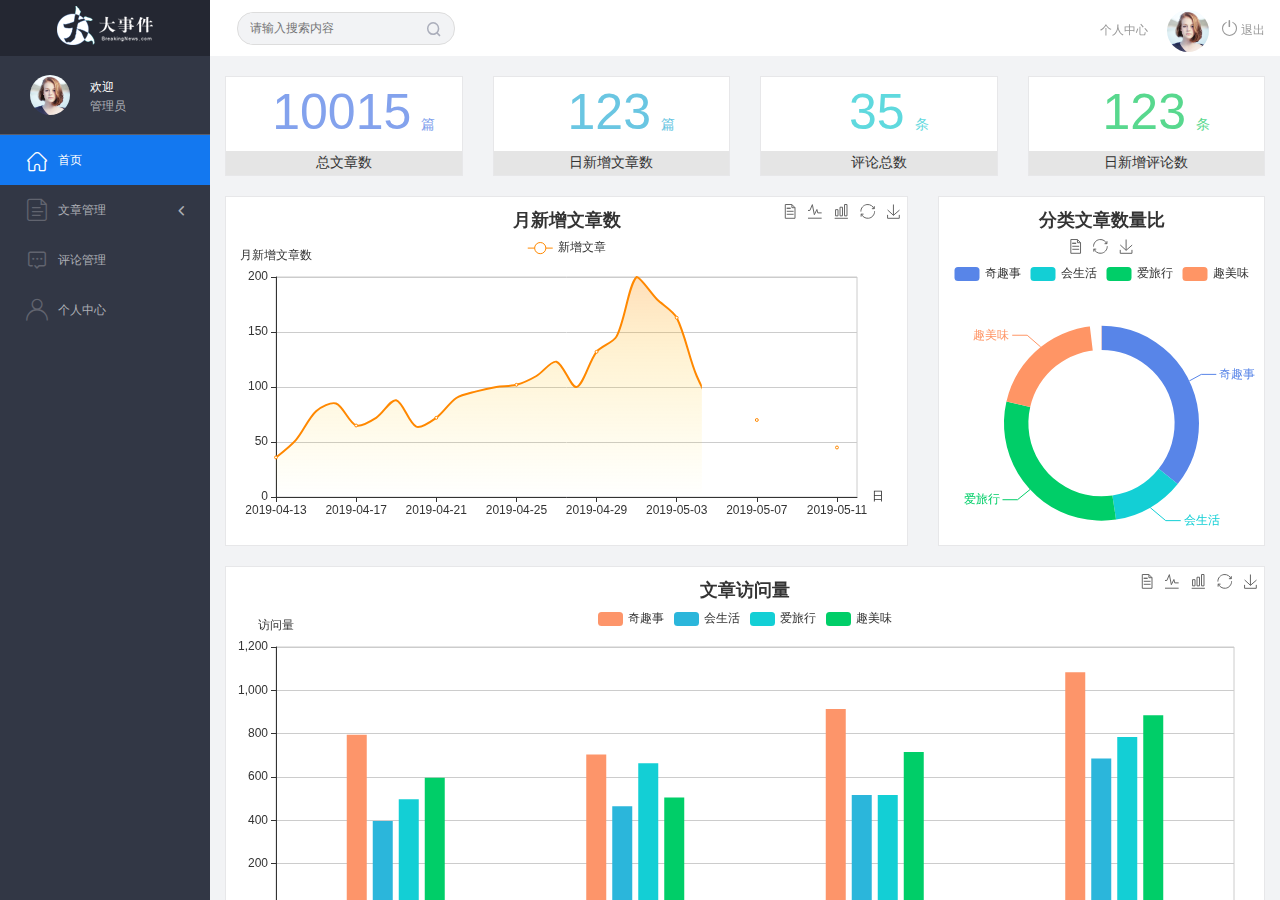
<file: web_back/index.html>
<!DOCTYPE html>
<html lang="en">

<head>
  <meta charset="UTF-8">
  <meta name="viewport" content="width=device-width, initial-scale=1.0">
  <meta http-equiv="X-UA-Compatible" content="ie=edge">
  <title>大事件-后台首页</title>
  <link rel="stylesheet" href="js/bootstrap/css/bootstrap.min.css">
  <link rel="stylesheet" href="css/reset.css">
  <link rel="stylesheet" href="css/iconfont.css">
  <link rel="stylesheet" href="css/main.css">
  <script src="js/jquery-1.12.4.min.js"></script>
</head>

<body>
  <div class="sider">
    <a href="#" class="logo"><img src="images/logo02.png" alt="logo"></a>
    <div class="user_info">
      <img class="userImg" src="images/2.jpg" alt="person">
      <span>欢迎&nbsp;&nbsp;<i id="userName"></i></span>
      <b>管理员</b>
    </div>
    <div class="menu">
      <div class="level01 active"><a href="main_count.html" target="main_frame"><i class="iconfont icon-yidiandiantubiao04"></i><span>首页</span></a></div>
      <div class="level01"><a href="#"><i class="iconfont icon-icon-article"></i><span>文章管理</span><b
                        class="iconfont icon-arrowdownl"></b></a></div>
      <ul class="level02">
        <li><a href="article_list.html" target="main_frame"><i class="iconfont icon-previewright"></i><span>文章列表</span></a></li>
        <li><a href="article_release.html" target="main_frame"><i class="iconfont icon-previewright"></i><span>发表文章</span></a></li>
        <li><a href="article_category.html" target="main_frame"><i class="iconfont icon-previewright"></i><span>文章类别管理</span></a></li>
      </ul>

      <div class="level01"><a href="comment_list.html" target="main_frame"><i class="iconfont icon-comment"></i><span>评论管理</span></a></div>
      <div class="level01"><a href="user.html" target="main_frame"><i class="iconfont icon-user"></i><span>个人中心</span></a></div>
    </div>
  </div>

  <div class="header_bar">
    <form class="search_form">
      <input type="text" placeholder="请输入搜索内容">
      <i class="iconfont icon-search"></i>
    </form>
    <div class="user_center_link">
      <a href="user.html" onclick="setMenu(3,0)" target="main_frame">个人中心</a>
      <img class="userImg" src="images/2.jpg" alt="person">
      <a href="javascript:;" id="btnLogout"><i class="iconfont icon-tuichu"></i> 退出</a>
    </div>
  </div>

  <div class="main" id="main_body">
    <iframe src="main_count.html" frameborder="0" id="main_frame" name="main_frame" frameborder="0" scrolling="auto"></iframe>
  </div>



  <script>
    var $level01 = $('.level01');
    var $subli = $('.level02 li')
    $level01.click(function() {
      $level01.not($(this)).removeClass('active');
      $(this).addClass('active');

      if ($(this).next().hasClass('level02')) {
        $(this).next().slideToggle();
        $(this).find('b').toggleClass('rotate0');
      } else {
        $subli.removeClass('active');
      }
    })

    $subli.click(function() {
      $subli.not($(this)).removeClass('active');
      $(this).addClass('active');

      if (!$(this).parent().prev().hasClass('active')) {
        $level01.removeClass('active');
        $(this).parent().prev().addClass('active');
      }
    })

    function resizeFrame() {
      var frame_w = $('#main_body').outerWidth();
      var frame_h = $('#main_body').outerHeight();
      $('#main_frame').css({
        'width': frame_w,
        'height': frame_h
      });
    }

    resizeFrame();

    $(window).resize(function() {
      resizeFrame();
    })


    function setMenu(m, n) {
      $level01.eq(m).addClass('active').siblings().not('.level02').removeClass('active');
      if (m != 1) {
        $('.level02').slideUp();
      } else {
        $('.level02').slideDown();
        $('.level02').children().eq(n).addClass('active').siblings().removeClass('active');
      }
    }
  </script>
  <!-- 引入user模块 -->
  <script src="./js/util/config.js"></script>
  <script src="./js/util/user.js"></script>
  <script>
    // 1.点击退出按钮退出
    $("#btnLogout").click(function() {
      // 用户退出
      user.logout().then(function(res) {
        // console.log(res);
        if (res.code === 200) {
          alert("退出成功")
          window.location.href = "./login.html"
        } else {
          alert(res.msg)
        }
      })
    })

    // 2.获取用户信息
    user.getInfo().then(function(res) {
      console.log(res);
      if (res.code === 200) {
        // 显示内容
        $("#userName").text(res.data.nickname)
        $(".userImg").attr("src", res.data.user_pic)
      }

    })
  </script>

</body>

</html>
</file>
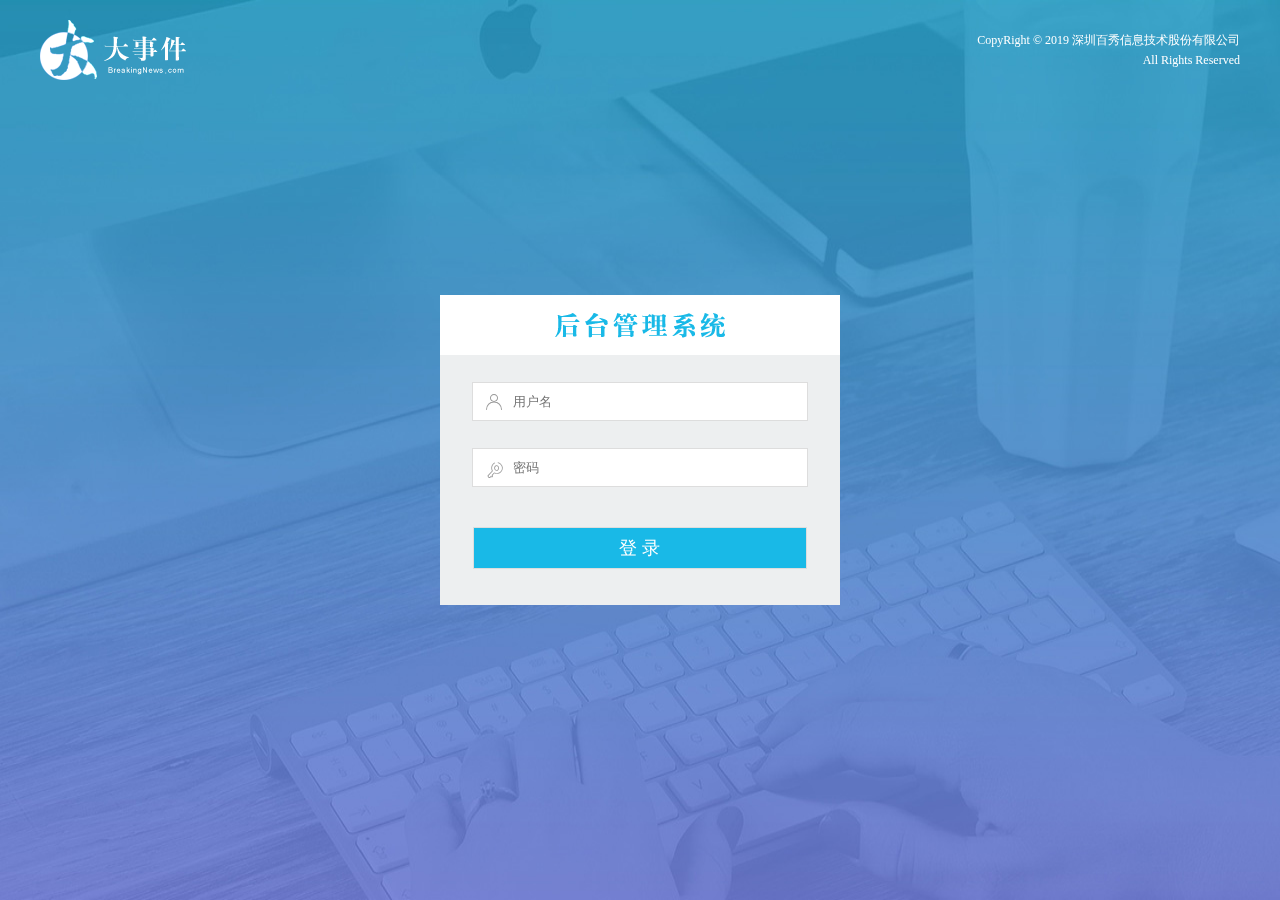
<file: web_back/login.html>
<!DOCTYPE html>
<html lang="en">

<head>
  <meta charset="UTF-8">
  <meta name="viewport" content="width=device-width, initial-scale=1.0">
  <meta http-equiv="X-UA-Compatible" content="ie=edge">
  <title>大事件-后台登录页</title>
  <link rel="stylesheet" type="text/css" href="css/reset.css">
  <link rel="stylesheet" type="text/css" href="css/iconfont.css">
  <link rel="stylesheet" type="text/css" href="css/main.css">
</head>

<body>
  <div class="main_wrap">
    <div class="header">
      <a href="#" class="logo"><img src="images/logo.png" alt=""></a>
      <div class="copyright">CopyRight © 2019 深圳百秀信息技术股份有限公司<br>All Rights Reserved</div>
    </div>

    <div class="login_form_con">
      <div class="login_title"></div>
      <form class="login_form">
        <i class="iconfont icon-user"></i>
        <i class="iconfont icon-key"></i>
        <input type="text" id="username" class="input_txt" placeholder="用户名">
        <input type="password" id="password" class="input_pass" placeholder="密码">
        <input type="button" id="btn" class="input_sub" value="登 录">
      </form>
    </div>
  </div>
</body>
<script src="./js/jquery-1.12.4.min.js"></script>
<!-- 引入地址文件 -->
<script src="./js/util/config.js"></script>
<!-- 引入user模块 -->
<script src="./js/util/user.js"></script>

<script>
  $("#btn").click(function() {
    // 1.获取输入的用户名和密码
    var name = $("#username").val().trim()
    var password = $("#password").val().trim()
      // 2.验证输入框信息
    if (name.length === 0 || password.length === 0) {
      alert("不能为空");
      return
    }
    user.login(name, password).then(function(res) {
      //   console.log(res);
      if (res.code === 200) {
        alert("登陆成功")
          // 页面跳转
        window.location.href = "./index.html"
      } else {
        alert(res.msg)
      }

    })

  })
</script>

</html>
</file>
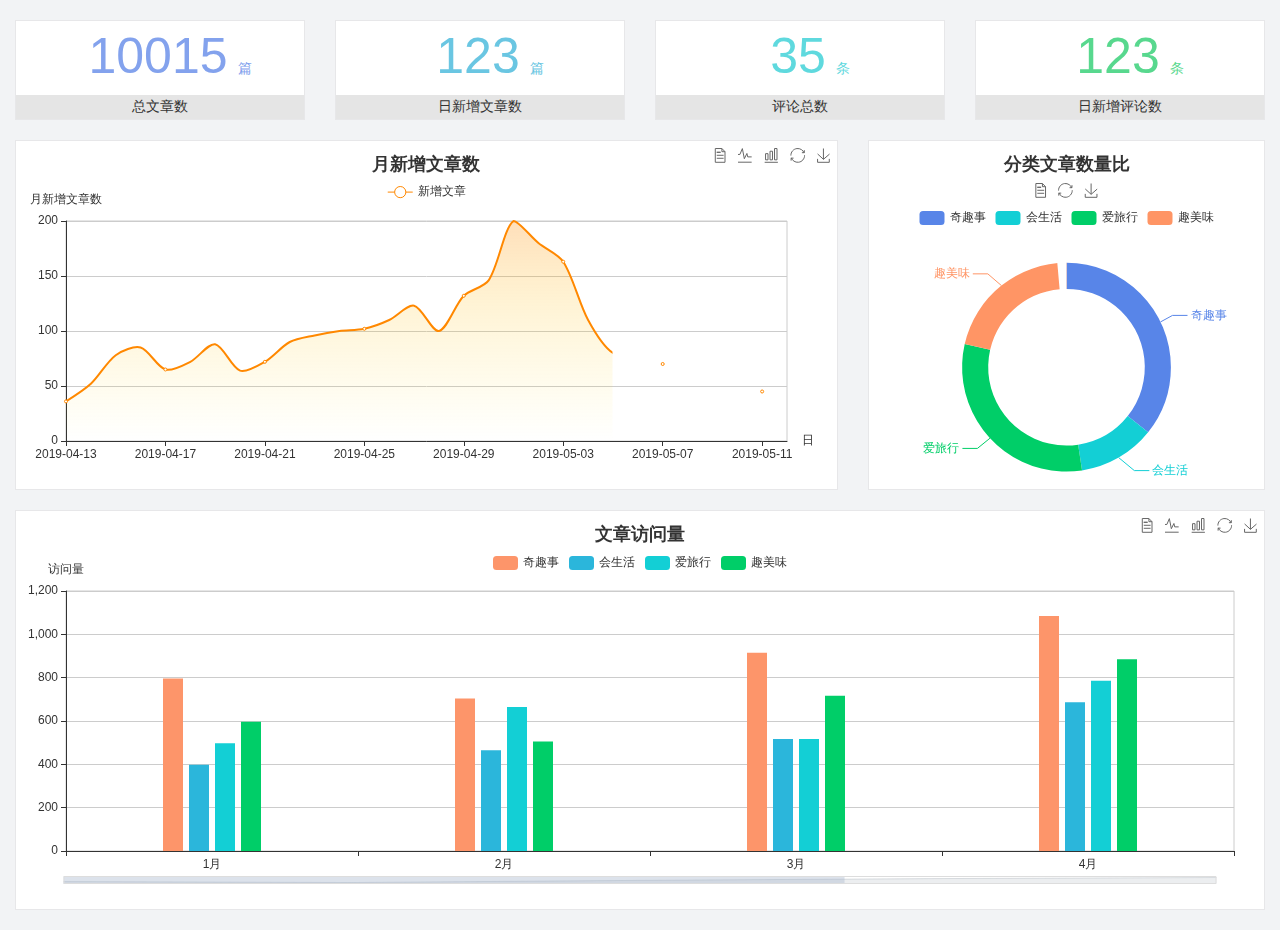
<file: web_back/main_count.html>
<!DOCTYPE html>
<html lang="en">

<head>
    <meta charset="UTF-8">
    <meta name="viewport" content="width=device-width, initial-scale=1.0">
    <meta http-equiv="X-UA-Compatible" content="ie=edge">
    <title>图表统计</title>
    <link rel="stylesheet" href="js/bootstrap/css/bootstrap.min.css">
    <link rel="stylesheet" href="css/reset.css">
    <link rel="stylesheet" href="css/iconfont.css">
    <link rel="stylesheet" href="css/main.css">
    <script src="js/jquery-1.12.4.min.js"></script>
    <script type="text/javascript" src="js/echarts.min.js"></script>
</head>

<body>
    <div class="container-fluid">
        <div class="row spannel_list">
            <div class="col-sm-3 col-xs-6">
                <div class="spannel">
                    <em>10015</em><span>篇</span>
                    <b>总文章数</b>
                </div>
            </div>
            <div class="col-sm-3 col-xs-6">
                <div class="spannel scolor01">
                    <em>123</em><span>篇</span>
                    <b>日新增文章数</b>
                </div>
            </div>
            <div class="col-sm-3 col-xs-6">
                <div class="spannel scolor02">
                    <em>35</em><span>条</span>
                    <b>评论总数</b>
                </div>
            </div>
            <div class="col-sm-3 col-xs-6">
                <div class="spannel scolor03">
                    <em>123</em><span>条</span>
                    <b>日新增评论数</b>
                </div>
            </div>
        </div>
    </div>

    <div class="container-fluid">
        <div class="row curve-pie">
            <div class="col-lg-8 col-md-8">
                <div class="gragh_pannel" id="curve_show"></div>
            </div>
            <div class="col-lg-4 col-md-4">
                <div class="gragh_pannel"  id="pie_show"></div>
            </div>
        </div>
    </div>

    <div class="container-fluid">
        <div class="column_pannel"  id="column_show"></div>
    </div>

    <script>
        var oChart = echarts.init(document.getElementById('curve_show'));
        var aList_all = [
          {'count':36,'date':'2019-04-13'},
          {'count':52,'date':'2019-04-14'},
          {'count':78,'date':'2019-04-15'},
          {'count':85,'date':'2019-04-16'},
          {'count':65,'date':'2019-04-17'},
          {'count':72,'date':'2019-04-18'},
          {'count':88,'date':'2019-04-19'},
          {'count':64,'date':'2019-04-20'},
          {'count':72,'date':'2019-04-21'},
          {'count':90,'date':'2019-04-22'},
          {'count':96,'date':'2019-04-23'},
          {'count':100,'date':'2019-04-24'},
          {'count':102,'date':'2019-04-25'},
          {'count':110,'date':'2019-04-26'},
          {'count':123,'date':'2019-04-27'},
          {'count':100,'date':'2019-04-28'},
          {'count':132,'date':'2019-04-29'},
          {'count':146,'date':'2019-04-30'},
          {'count':200,'date':'2019-05-01'},
          {'count':180,'date':'2019-05-02'},
          {'count':163,'date':'2019-05-03'},
          {'count':110,'date':'2019-05-04'},
          {'count':80,'date':'2019-05-05'},
          {'count':82,'date':'2019-05-06'},
          {'count':70,'date':'2019-05-07'},
          {'count':65,'date':'2019-05-08'},
          {'count':54,'date':'2019-05-09'},
          {'count':40,'date':'2019-05-10'},
          {'count':45,'date':'2019-05-11'},
          {'count':38,'date':'2019-05-12'},
        ];

        let aCount = [];
        let aDate = [];

        for(var i=0;i<aList_all.length;i++){
            aCount.push(aList_all[i].count);
            aDate.push(aList_all[i].date);
        }

        var chartopt = {
                  title:{
                      text: '月新增文章数',
                      left: 'center',
                      top: '10'
                  },
                  tooltip:{
                      trigger: 'axis'
                  },
                  legend: {
                      data:['新增文章'],
                      top: '40'
                  },
                  toolbox: {
                      show : true,
                      feature : {
                          mark : {show: true},
                          dataView : {show: true, readOnly: false},
                          magicType : {show: true, type: ['line','bar']},
                          restore : {show: true},
                          saveAsImage : {show: true}
                      }
                  },
                  calculable : true,               
                  xAxis : [
                      {
                          name: '日',
                          type : 'category',
                          boundaryGap : false,
                          data :aDate
                      }
                  ],        
                  yAxis : [
                      {
                          name: '月新增文章数',
                          type : 'value'
                      }
                  ],      
                  series : [
					        {
					            name:'新增文章',
					            type:'line',
					            smooth:true,
					            itemStyle: {normal: {areaStyle: {type: 'default'}, color: '#f80'}, lineStyle: {color: '#f80'}},
					            data:aCount
                            }],
                            areaStyle:{
						        normal:{
						            color: new echarts.graphic.LinearGradient(0, 0, 0, 1, [{
						                offset: 0,
						                color: 'rgba(255,136,0,0.39)'
						            }, {
						                offset: .34,
						                color: 'rgba(255,180,0,0.25)'
						            },{
						                offset: 1,
						                color: 'rgba(255,222,0,0.00)'
						            }])

						        }
						    },
                  grid: {
                      show: true,             
                      x:50,
                      x2:50,
                      y:80,
                      height:220
                  }                 
            };

        oChart.setOption(chartopt);


        var oPie = echarts.init(document.getElementById('pie_show'));
        var oPieopt =  
        {
          title : {
              top:10,
              text: '分类文章数量比',
              x:'center'
          },
          tooltip : {
              trigger: 'item',
              formatter: "{a} <br/>{b} : {c} ({d}%)"
          },
          color:['#5885e8','#13cfd5','#00ce68','#ff9565'],
          legend: {
              x : 'center',
              top:65,
              data:['奇趣事','会生活','爱旅行','趣美味']
          },
          toolbox: {
              show : true,
              x : 'center',
              top:35,
              feature : {
                  mark : {show: true},
                  dataView : {show: true, readOnly: false},
                  magicType : {
                      show: true, 
                      type: ['pie', 'funnel'],
                      option: {
                          funnel: {
                              x: '25%',
                              width: '50%',
                              funnelAlign: 'left',
                              max: 1548
                          }
                      }
                  },
                  restore : {show: true},
                  saveAsImage : {show: true}
              }
          },
          calculable : true,
          series : [
              {
                  name:'访问来源',
                  type:'pie',
                  radius: ['45%', '60%'],
                  center: ['50%', '65%'],
                  data:[
                      {value:300, name:'奇趣事'},
                      {value:100, name:'会生活'},
                      {value:260, name:'爱旅行'},                   
                      {value:180,name:'趣美味'}
                  ]
              }
          ]
      };
      oPie.setOption(oPieopt);



      var oColumn = this.echarts.init(document.getElementById('column_show'));
        var oColumnopt =  
              {
                title:{
                    text: '文章访问量',
                    left: 'center',
                    top: '10'
              },
                tooltip : {
                    trigger: 'axis'
                },
                legend: {
                    data:['奇趣事','会生活','爱旅行','趣美味'],
                    top:'40'          
                },
                toolbox: {
                    show : true,
                    feature : {
                        mark : {show: true},
                        dataView : {show: true, readOnly: false},
                        magicType : {show: true, type: ['line', 'bar']},
                        restore : {show: true},
                        saveAsImage : {show: true}
                    }
                },
                calculable : true,
               xAxis : [
                    {
                        type : 'category',
                        data : ['1月','2月','3月','4月','5月']
                    }
                ],
                yAxis : [
                    {
                        name : '访问量',
                        type : 'value'
                    }
                ],
                series : [
                    {
                        name:'奇趣事',
                        type:'bar',
                        barWidth:20, 
                        itemStyle:{
                           normal: {areaStyle: {type: 'default'}, color: '#fd956a'}
                        },
                        data:[800, 708, 920, 1090, 1200]
                    },
                    {
                        name:'会生活',
                        type:'bar',
                        barWidth:20, 
                        itemStyle:{
                           normal: {areaStyle: {type: 'default'}, color: '#2bb6db'}
                        },
                        data:[400, 468, 520, 690, 800]
                    },
                    {
                        name:'爱旅行',
                        type:'bar',
                        barWidth:20, 
                        itemStyle:{
                           normal: {areaStyle: {type: 'default'}, color: '#13cfd5'}
                        },
                        data:[500, 668, 520, 790, 900]
                    },
                    {
                        name:'趣美味',
                        type:'bar',
                        barWidth:20, 
                        itemStyle:{
                           normal: {areaStyle: {type: 'default'}, color: '#00ce68'}
                        },
                        data:[600, 508, 720, 890, 1000]
                    }
                ],
                grid: {
                    show: true, 
                    x:50,
                    x2:30,            
                    y:80,
                    height:260
                },
                dataZoom: [//给x轴设置滚动条
                 {
                     start:0,//默认为0
                     end: 100-1000/31,//默认为100
                     type: 'slider',
                     show: true,
                     xAxisIndex: [0],
                     handleSize: 0,//滑动条的 左右2个滑动条的大小
                     height:8,//组件高度
                     left:45, //左边的距离
                     right:50,//右边的距离
                     bottom: 26,//右边的距离
                     handleColor: '#ddd',//h滑动图标的颜色
                     handleStyle: {
                         borderColor: "#cacaca",
                         borderWidth: "1",
                         shadowBlur: 2,
                         background: "#ddd",
                         shadowColor: "#ddd",
                     }
                  }]
            };
            oColumn.setOption(oColumnopt);

    </script>


</body>

</html>
</file>
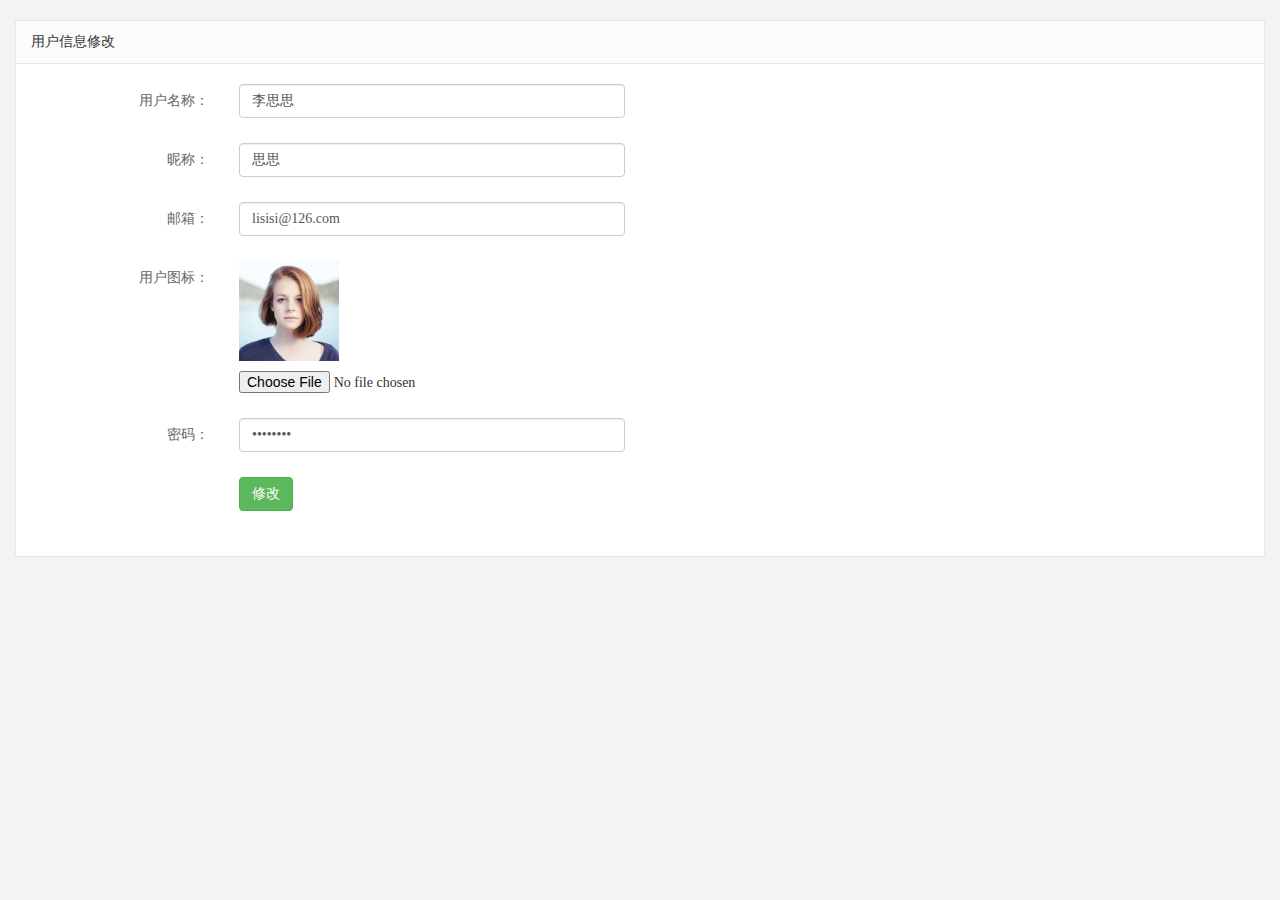
<file: web_back/user.html>
<!DOCTYPE html>
<html lang="en">

<head>
    <meta charset="UTF-8">
    <meta name="viewport" content="width=device-width, initial-scale=1.0">
    <meta http-equiv="X-UA-Compatible" content="ie=edge">
    <title>文章列表</title>
    <link rel="stylesheet" href="js/bootstrap/css/bootstrap.min.css">
    <link rel="stylesheet" href="css/reset.css">
    <link rel="stylesheet" href="css/iconfont.css">
    <link rel="stylesheet" href="css/main.css">
    <script src="js/jquery-1.12.4.min.js"></script>

</head>

<body>
    <div class="container-fluid">
        <div class="common_title">
            用户信息修改
        </div>
        <div class="container-fluid common_con">
            <form class="form-horizontal article_form">
                <div class="form-group">
                    <label for="inputEmail3" class="col-sm-2 control-label">用户名称：</label>
                    <div class="col-sm-4">
                        <input type="text" class="form-control" id="inputEmail3" value="李思思">
                    </div>
                </div>
                <div class="form-group">
                    <label for="inputEmail3" class="col-sm-2 control-label">昵称：</label>
                    <div class="col-sm-4">
                        <input type="text" class="form-control" id="inputEmail3" value="思思">
                    </div>
                </div>
                <div class="form-group">
                    <label for="inputEmail3" class="col-sm-2 control-label">邮箱：</label>
                    <div class="col-sm-4">
                        <input type="text" class="form-control" id="inputEmail3" value="lisisi@126.com">
                    </div>
                </div>
                
                <div class="form-group">
                    <label for="inputPassword3" class="col-sm-2 control-label">用户图标：</label>
                    <div class="col-sm-10">
                        <img src="images/2.jpg" alt="" class="user_pic">
                        <input type="file" id="exampleInputFile">
                    </div>
                </div>

                <div class="form-group">
                        <label for="inputEmail3" class="col-sm-2 control-label">密码：</label>
                        <div class="col-sm-4">
                            <input type="password" class="form-control" id="inputEmail3" value="12345678">
                        </div>
                    </div>
               
    
                <div class="form-group">
                    <div class="col-sm-offset-2 col-sm-10">
                        <button type="submit" class="btn btn-success">修改</button>
                    </div>
                </div>
            </form>
        </div>
    </div>

</body>

</html>
</file>
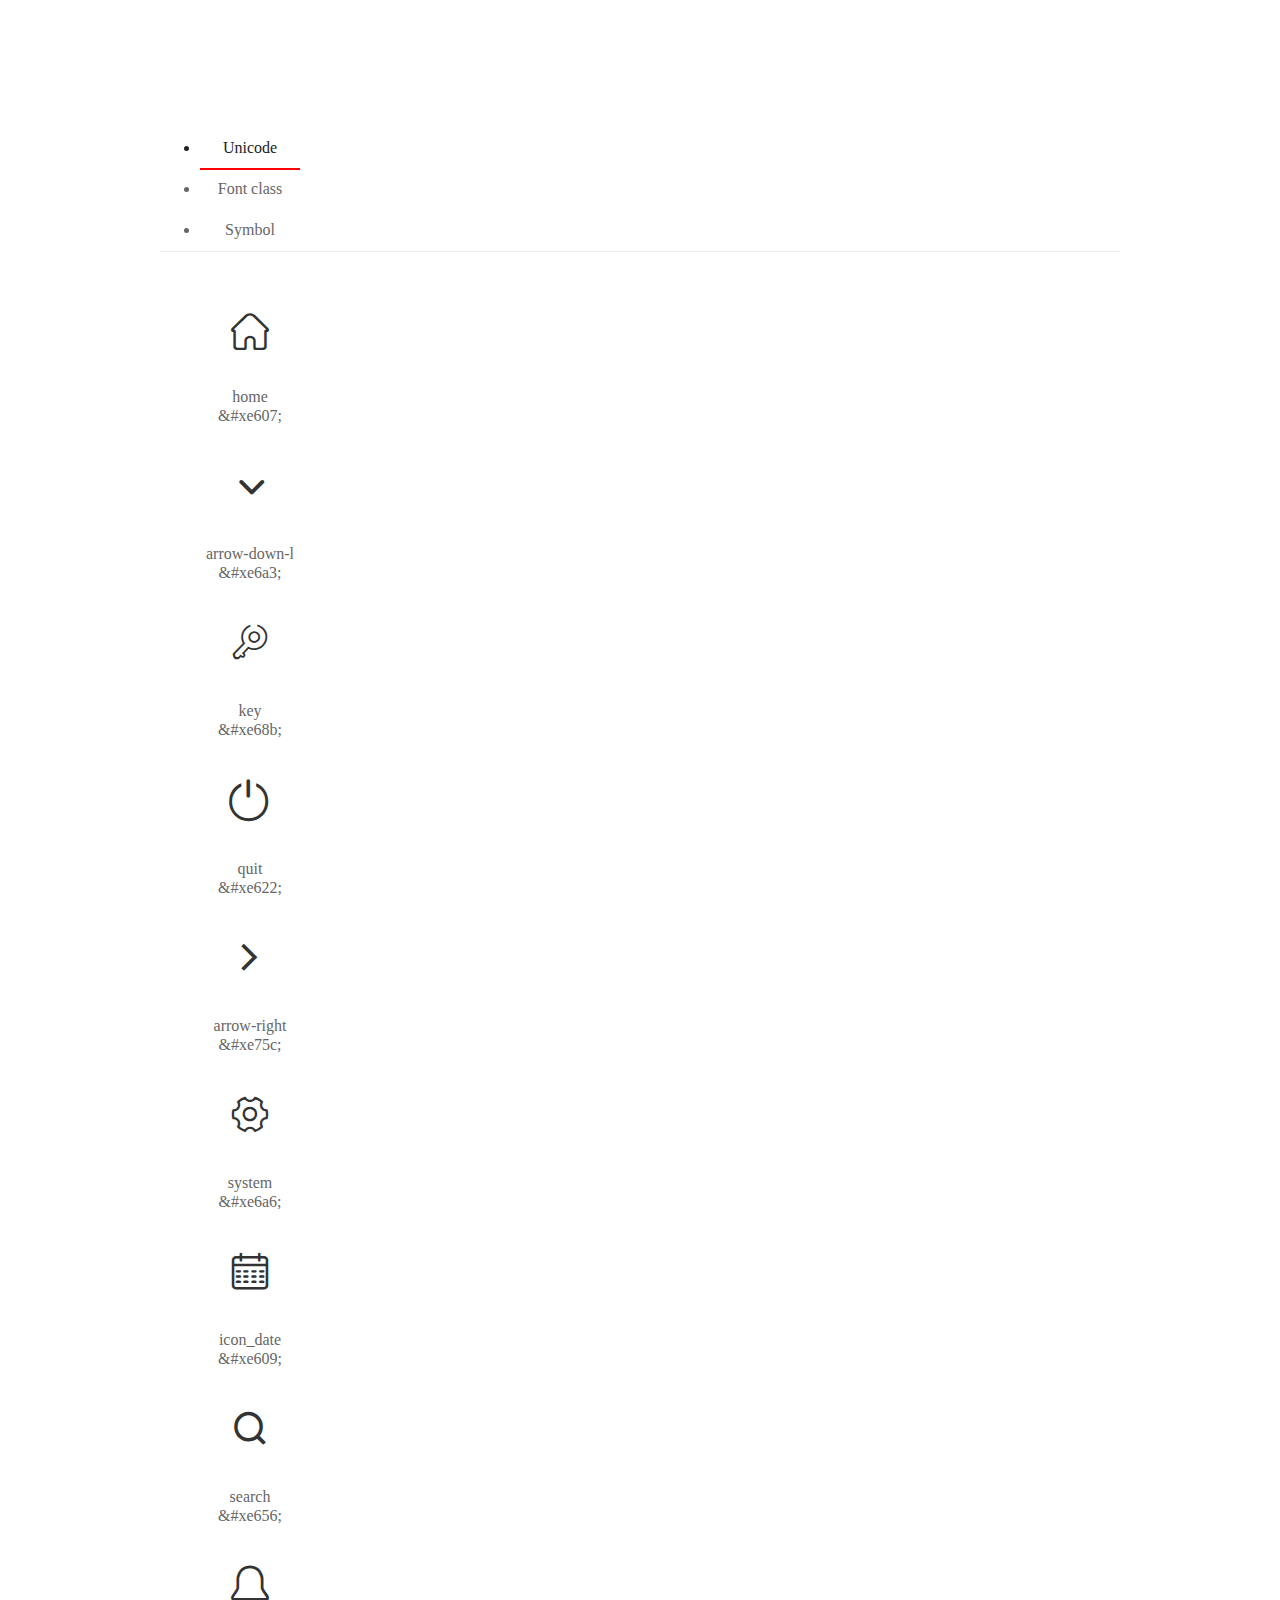
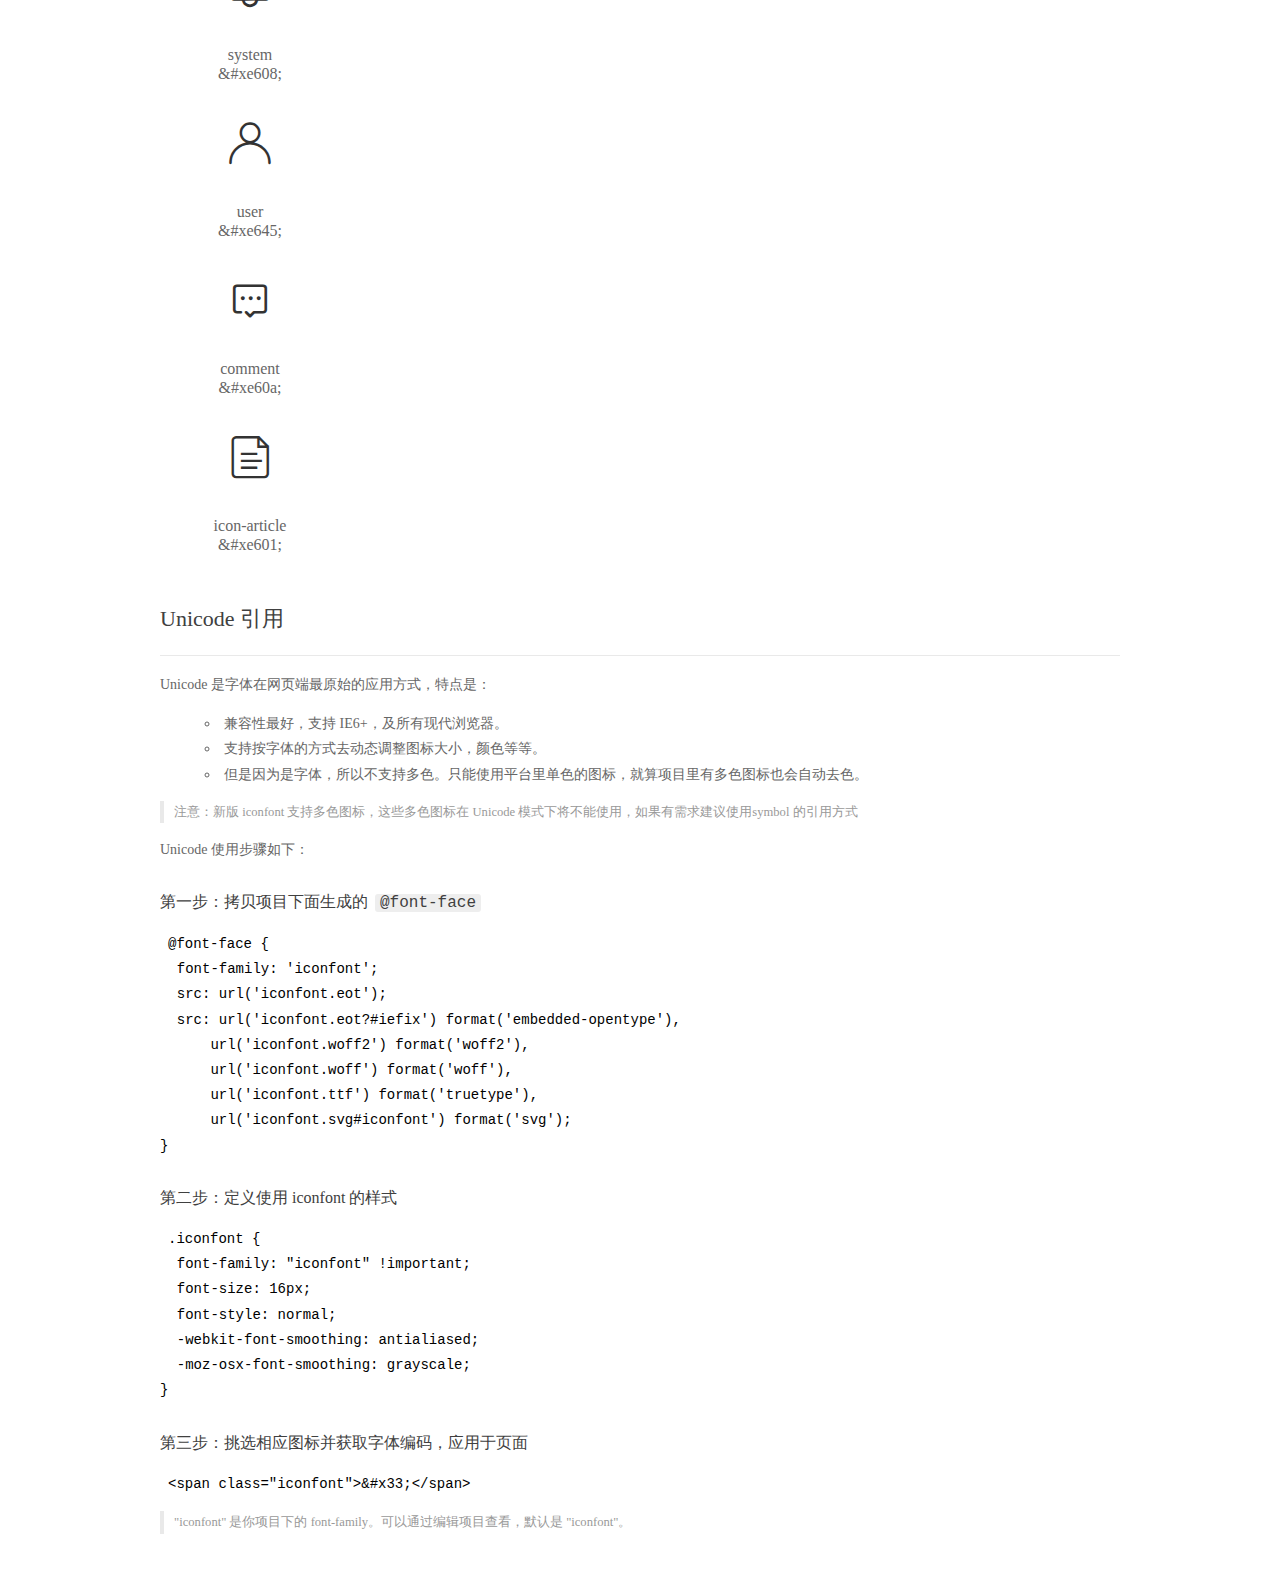
<file: web_back/fonts/demo_index.html>
<!DOCTYPE html>
<html>
<head>
  <meta charset="utf-8"/>
  <title>IconFont Demo</title>
  <link rel="shortcut icon" href="https://gtms04.alicdn.com/tps/i4/TB1_oz6GVXXXXaFXpXXJDFnIXXX-64-64.ico" type="image/x-icon"/>
  <link rel="stylesheet" href="https://g.alicdn.com/thx/cube/1.3.2/cube.min.css">
  <link rel="stylesheet" href="demo.css">
  <link rel="stylesheet" href="iconfont.css">
  <script src="iconfont.js"></script>
  <!-- jQuery -->
  <script src="https://a1.alicdn.com/oss/uploads/2018/12/26/7bfddb60-08e8-11e9-9b04-53e73bb6408b.js"></script>
  <!-- 代码高亮 -->
  <script src="https://a1.alicdn.com/oss/uploads/2018/12/26/a3f714d0-08e6-11e9-8a15-ebf944d7534c.js"></script>
</head>
<body>
  <div class="main">
    <h1 class="logo"><a href="https://www.iconfont.cn/" title="iconfont 首页" target="_blank">&#xe86b;</a></h1>
    <div class="nav-tabs">
      <ul id="tabs" class="dib-box">
        <li class="dib active"><span>Unicode</span></li>
        <li class="dib"><span>Font class</span></li>
        <li class="dib"><span>Symbol</span></li>
      </ul>
      
    </div>
    <div class="tab-container">
      <div class="content unicode" style="display: block;">
          <ul class="icon_lists dib-box">
          
            <li class="dib">
              <span class="icon iconfont">&#xe607;</span>
                <div class="name">home</div>
                <div class="code-name">&amp;#xe607;</div>
              </li>
          
            <li class="dib">
              <span class="icon iconfont">&#xe6a3;</span>
                <div class="name">arrow-down-l</div>
                <div class="code-name">&amp;#xe6a3;</div>
              </li>
          
            <li class="dib">
              <span class="icon iconfont">&#xe68b;</span>
                <div class="name">key</div>
                <div class="code-name">&amp;#xe68b;</div>
              </li>
          
            <li class="dib">
              <span class="icon iconfont">&#xe622;</span>
                <div class="name">quit</div>
                <div class="code-name">&amp;#xe622;</div>
              </li>
          
            <li class="dib">
              <span class="icon iconfont">&#xe75c;</span>
                <div class="name">arrow-right</div>
                <div class="code-name">&amp;#xe75c;</div>
              </li>
          
            <li class="dib">
              <span class="icon iconfont">&#xe6a6;</span>
                <div class="name">system</div>
                <div class="code-name">&amp;#xe6a6;</div>
              </li>
          
            <li class="dib">
              <span class="icon iconfont">&#xe609;</span>
                <div class="name">icon_date</div>
                <div class="code-name">&amp;#xe609;</div>
              </li>
          
            <li class="dib">
              <span class="icon iconfont">&#xe656;</span>
                <div class="name">search</div>
                <div class="code-name">&amp;#xe656;</div>
              </li>
          
            <li class="dib">
              <span class="icon iconfont">&#xe608;</span>
                <div class="name">system</div>
                <div class="code-name">&amp;#xe608;</div>
              </li>
          
            <li class="dib">
              <span class="icon iconfont">&#xe645;</span>
                <div class="name">user</div>
                <div class="code-name">&amp;#xe645;</div>
              </li>
          
            <li class="dib">
              <span class="icon iconfont">&#xe60a;</span>
                <div class="name">comment</div>
                <div class="code-name">&amp;#xe60a;</div>
              </li>
          
            <li class="dib">
              <span class="icon iconfont">&#xe601;</span>
                <div class="name">icon-article</div>
                <div class="code-name">&amp;#xe601;</div>
              </li>
          
          </ul>
          <div class="article markdown">
          <h2 id="unicode-">Unicode 引用</h2>
          <hr>

          <p>Unicode 是字体在网页端最原始的应用方式，特点是：</p>
          <ul>
            <li>兼容性最好，支持 IE6+，及所有现代浏览器。</li>
            <li>支持按字体的方式去动态调整图标大小，颜色等等。</li>
            <li>但是因为是字体，所以不支持多色。只能使用平台里单色的图标，就算项目里有多色图标也会自动去色。</li>
          </ul>
          <blockquote>
            <p>注意：新版 iconfont 支持多色图标，这些多色图标在 Unicode 模式下将不能使用，如果有需求建议使用symbol 的引用方式</p>
          </blockquote>
          <p>Unicode 使用步骤如下：</p>
          <h3 id="-font-face">第一步：拷贝项目下面生成的 <code>@font-face</code></h3>
<pre><code class="language-css"
>@font-face {
  font-family: 'iconfont';
  src: url('iconfont.eot');
  src: url('iconfont.eot?#iefix') format('embedded-opentype'),
      url('iconfont.woff2') format('woff2'),
      url('iconfont.woff') format('woff'),
      url('iconfont.ttf') format('truetype'),
      url('iconfont.svg#iconfont') format('svg');
}
</code></pre>
          <h3 id="-iconfont-">第二步：定义使用 iconfont 的样式</h3>
<pre><code class="language-css"
>.iconfont {
  font-family: "iconfont" !important;
  font-size: 16px;
  font-style: normal;
  -webkit-font-smoothing: antialiased;
  -moz-osx-font-smoothing: grayscale;
}
</code></pre>
          <h3 id="-">第三步：挑选相应图标并获取字体编码，应用于页面</h3>
<pre>
<code class="language-html"
>&lt;span class="iconfont"&gt;&amp;#x33;&lt;/span&gt;
</code></pre>
          <blockquote>
            <p>"iconfont" 是你项目下的 font-family。可以通过编辑项目查看，默认是 "iconfont"。</p>
          </blockquote>
          </div>
      </div>
      <div class="content font-class">
        <ul class="icon_lists dib-box">
          
          <li class="dib">
            <span class="icon iconfont icon-yidiandiantubiao04"></span>
            <div class="name">
              home
            </div>
            <div class="code-name">.icon-yidiandiantubiao04
            </div>
          </li>
          
          <li class="dib">
            <span class="icon iconfont icon-arrowdownl"></span>
            <div class="name">
              arrow-down-l
            </div>
            <div class="code-name">.icon-arrowdownl
            </div>
          </li>
          
          <li class="dib">
            <span class="icon iconfont icon-key"></span>
            <div class="name">
              key
            </div>
            <div class="code-name">.icon-key
            </div>
          </li>
          
          <li class="dib">
            <span class="icon iconfont icon-tuichu"></span>
            <div class="name">
              quit
            </div>
            <div class="code-name">.icon-tuichu
            </div>
          </li>
          
          <li class="dib">
            <span class="icon iconfont icon-previewright"></span>
            <div class="name">
              arrow-right
            </div>
            <div class="code-name">.icon-previewright
            </div>
          </li>
          
          <li class="dib">
            <span class="icon iconfont icon-system"></span>
            <div class="name">
              system
            </div>
            <div class="code-name">.icon-system
            </div>
          </li>
          
          <li class="dib">
            <span class="icon iconfont icon-icondate"></span>
            <div class="name">
              icon_date
            </div>
            <div class="code-name">.icon-icondate
            </div>
          </li>
          
          <li class="dib">
            <span class="icon iconfont icon-search"></span>
            <div class="name">
              search
            </div>
            <div class="code-name">.icon-search
            </div>
          </li>
          
          <li class="dib">
            <span class="icon iconfont icon-system1"></span>
            <div class="name">
              system
            </div>
            <div class="code-name">.icon-system1
            </div>
          </li>
          
          <li class="dib">
            <span class="icon iconfont icon-user"></span>
            <div class="name">
              user
            </div>
            <div class="code-name">.icon-user
            </div>
          </li>
          
          <li class="dib">
            <span class="icon iconfont icon-comment"></span>
            <div class="name">
              comment
            </div>
            <div class="code-name">.icon-comment
            </div>
          </li>
          
          <li class="dib">
            <span class="icon iconfont icon-icon-article"></span>
            <div class="name">
              icon-article
            </div>
            <div class="code-name">.icon-icon-article
            </div>
          </li>
          
        </ul>
        <div class="article markdown">
        <h2 id="font-class-">font-class 引用</h2>
        <hr>

        <p>font-class 是 Unicode 使用方式的一种变种，主要是解决 Unicode 书写不直观，语意不明确的问题。</p>
        <p>与 Unicode 使用方式相比，具有如下特点：</p>
        <ul>
          <li>兼容性良好，支持 IE8+，及所有现代浏览器。</li>
          <li>相比于 Unicode 语意明确，书写更直观。可以很容易分辨这个 icon 是什么。</li>
          <li>因为使用 class 来定义图标，所以当要替换图标时，只需要修改 class 里面的 Unicode 引用。</li>
          <li>不过因为本质上还是使用的字体，所以多色图标还是不支持的。</li>
        </ul>
        <p>使用步骤如下：</p>
        <h3 id="-fontclass-">第一步：引入项目下面生成的 fontclass 代码：</h3>
<pre><code class="language-html">&lt;link rel="stylesheet" href="./iconfont.css"&gt;
</code></pre>
        <h3 id="-">第二步：挑选相应图标并获取类名，应用于页面：</h3>
<pre><code class="language-html">&lt;span class="iconfont icon-xxx"&gt;&lt;/span&gt;
</code></pre>
        <blockquote>
          <p>"
            iconfont" 是你项目下的 font-family。可以通过编辑项目查看，默认是 "iconfont"。</p>
        </blockquote>
      </div>
      </div>
      <div class="content symbol">
          <ul class="icon_lists dib-box">
          
            <li class="dib">
                <svg class="icon svg-icon" aria-hidden="true">
                  <use xlink:href="#icon-yidiandiantubiao04"></use>
                </svg>
                <div class="name">home</div>
                <div class="code-name">#icon-yidiandiantubiao04</div>
            </li>
          
            <li class="dib">
                <svg class="icon svg-icon" aria-hidden="true">
                  <use xlink:href="#icon-arrowdownl"></use>
                </svg>
                <div class="name">arrow-down-l</div>
                <div class="code-name">#icon-arrowdownl</div>
            </li>
          
            <li class="dib">
                <svg class="icon svg-icon" aria-hidden="true">
                  <use xlink:href="#icon-key"></use>
                </svg>
                <div class="name">key</div>
                <div class="code-name">#icon-key</div>
            </li>
          
            <li class="dib">
                <svg class="icon svg-icon" aria-hidden="true">
                  <use xlink:href="#icon-tuichu"></use>
                </svg>
                <div class="name">quit</div>
                <div class="code-name">#icon-tuichu</div>
            </li>
          
            <li class="dib">
                <svg class="icon svg-icon" aria-hidden="true">
                  <use xlink:href="#icon-previewright"></use>
                </svg>
                <div class="name">arrow-right</div>
                <div class="code-name">#icon-previewright</div>
            </li>
          
            <li class="dib">
                <svg class="icon svg-icon" aria-hidden="true">
                  <use xlink:href="#icon-system"></use>
                </svg>
                <div class="name">system</div>
                <div class="code-name">#icon-system</div>
            </li>
          
            <li class="dib">
                <svg class="icon svg-icon" aria-hidden="true">
                  <use xlink:href="#icon-icondate"></use>
                </svg>
                <div class="name">icon_date</div>
                <div class="code-name">#icon-icondate</div>
            </li>
          
            <li class="dib">
                <svg class="icon svg-icon" aria-hidden="true">
                  <use xlink:href="#icon-search"></use>
                </svg>
                <div class="name">search</div>
                <div class="code-name">#icon-search</div>
            </li>
          
            <li class="dib">
                <svg class="icon svg-icon" aria-hidden="true">
                  <use xlink:href="#icon-system1"></use>
                </svg>
                <div class="name">system</div>
                <div class="code-name">#icon-system1</div>
            </li>
          
            <li class="dib">
                <svg class="icon svg-icon" aria-hidden="true">
                  <use xlink:href="#icon-user"></use>
                </svg>
                <div class="name">user</div>
                <div class="code-name">#icon-user</div>
            </li>
          
            <li class="dib">
                <svg class="icon svg-icon" aria-hidden="true">
                  <use xlink:href="#icon-comment"></use>
                </svg>
                <div class="name">comment</div>
                <div class="code-name">#icon-comment</div>
            </li>
          
            <li class="dib">
                <svg class="icon svg-icon" aria-hidden="true">
                  <use xlink:href="#icon-icon-article"></use>
                </svg>
                <div class="name">icon-article</div>
                <div class="code-name">#icon-icon-article</div>
            </li>
          
          </ul>
          <div class="article markdown">
          <h2 id="symbol-">Symbol 引用</h2>
          <hr>

          <p>这是一种全新的使用方式，应该说这才是未来的主流，也是平台目前推荐的用法。相关介绍可以参考这篇<a href="">文章</a>
            这种用法其实是做了一个 SVG 的集合，与另外两种相比具有如下特点：</p>
          <ul>
            <li>支持多色图标了，不再受单色限制。</li>
            <li>通过一些技巧，支持像字体那样，通过 <code>font-size</code>, <code>color</code> 来调整样式。</li>
            <li>兼容性较差，支持 IE9+，及现代浏览器。</li>
            <li>浏览器渲染 SVG 的性能一般，还不如 png。</li>
          </ul>
          <p>使用步骤如下：</p>
          <h3 id="-symbol-">第一步：引入项目下面生成的 symbol 代码：</h3>
<pre><code class="language-html">&lt;script src="./iconfont.js"&gt;&lt;/script&gt;
</code></pre>
          <h3 id="-css-">第二步：加入通用 CSS 代码（引入一次就行）：</h3>
<pre><code class="language-html">&lt;style&gt;
.icon {
  width: 1em;
  height: 1em;
  vertical-align: -0.15em;
  fill: currentColor;
  overflow: hidden;
}
&lt;/style&gt;
</code></pre>
          <h3 id="-">第三步：挑选相应图标并获取类名，应用于页面：</h3>
<pre><code class="language-html">&lt;svg class="icon" aria-hidden="true"&gt;
  &lt;use xlink:href="#icon-xxx"&gt;&lt;/use&gt;
&lt;/svg&gt;
</code></pre>
          </div>
      </div>

    </div>
  </div>
  <script>
  $(document).ready(function () {
      $('.tab-container .content:first').show()

      $('#tabs li').click(function (e) {
        var tabContent = $('.tab-container .content')
        var index = $(this).index()

        if ($(this).hasClass('active')) {
          return
        } else {
          $('#tabs li').removeClass('active')
          $(this).addClass('active')

          tabContent.hide().eq(index).fadeIn()
        }
      })
    })
  </script>
</body>
</html>
</file>
<file: web_back/css/iconfont.css>
@font-face {font-family: "iconfont";
  src: url('../fonts/iconfont.eot?t=1558003957214'); /* IE9 */
  src: url('../fonts/iconfont.eot?t=1558003957214#iefix') format('embedded-opentype'), /* IE6-IE8 */
  url('[data-uri]') format('woff2'),
  url('../fonts/iconfont.woff?t=1558003957214') format('woff'),
  url('../fonts/iconfont.ttf?t=1558003957214') format('truetype'), /* chrome, firefox, opera, Safari, Android, iOS 4.2+ */
  url('../fonts/iconfont.svg?t=1558003957214#iconfont') format('svg'); /* iOS 4.1- */
}

.iconfont {
  font-family: "iconfont" !important;
  font-size: 16px;
  font-style: normal;
  -webkit-font-smoothing: antialiased;
  -moz-osx-font-smoothing: grayscale;
}

.icon-yidiandiantubiao04:before {
  content: "\e607";
}

.icon-arrowdownl:before {
  content: "\e6a3";
}

.icon-key:before {
  content: "\e68b";
}

.icon-tuichu:before {
  content: "\e622";
}

.icon-previewright:before {
  content: "\e75c";
}

.icon-system:before {
  content: "\e6a6";
}

.icon-icondate:before {
  content: "\e609";
}

.icon-search:before {
  content: "\e656";
}

.icon-system1:before {
  content: "\e608";
}

.icon-user:before {
  content: "\e645";
}

.icon-comment:before {
  content: "\e60a";
}

.icon-icon-article:before {
  content: "\e601";
}
</file>
<file: web_back/css/main.css>
body{
    font-family:'MicroSoft YaHei';
    background-color: #f2f3f5;
}
.main_wrap{
    position:fixed;
    width:100%;
    height:100%;
    left:0px;
    top:0px;
    background:url('../images/login_bg.jpg'); 
    background-size:100% 100%; 
  }
.header{
    width:1200px;
    overflow: hidden;
    margin:20px auto 0;
}
.heade .logo{
    float: left;
}
.header .copyright{
    float:right;
    font-size:12px;
    color:#fff;
    text-align:right;
    line-height:20px;
    margin-top:10px;
}
.login_form_con{
    position:absolute;
    left:50%;
    top:50%;
    margin-left:-200px;
    margin-top:-155px;
    width:400px;
    height:310px;
    background-color: #edeff0;
}

.login_form{
    position: relative;
}

.login_form .icon-user{
    position:absolute;
    font-size:16px;
    color:#999;
    left:46px;
    top:12px;
}
.login_form .icon-key{
    position:absolute;
    font-size:18px;
    color:#999;
    left:46px;
    top:78px;
}
.login_title{
    height:60px;
    background:url('../images/login_title.png') center center no-repeat #fff;
}
.input_txt,.input_pass,.input_sub{
    display:block;
    width:334px;
    height:37px;
    padding:0px;
    text-indent:40px;
    border:1px solid #ddd;
    margin:27px auto 0;
    outline:none;
}
.input_sub{
    margin-top:40px;
    height:42px;
    background-color: #19b9e7;
    text-indent:0px;
    font-size:18px;
    color:#fff;
    cursor: pointer;
}
.input_sub:hover{
    background-color: #08a0cc;
}

.sider{
    position:fixed;
    left:0;
    top:0;
    bottom:0;
    width:210px;
    background-color: #323745;
}
.sider .logo{
    display:block;
    height:56px;
    background-color: #242732;
    overflow: hidden;
}
.sider .logo img{
    display:block;
    margin:6px auto 0;
}
.user_info{
    height:79px;
    border-bottom:1px solid #5a5e6b;
}

.user_info img{
    float: left;
    width:40px;
    height:40px;
    border-radius:20px;
    margin:19px 0 0 30px;
}
.user_info span{
    float: left;
    width:120px;
    font-size:12px;
    color:#fff;
    margin:23px 0 0 20px;
}
.user_info b{
    float: left;
    width: 120px;
    font-weight:normal;
    font-size:12px;
    color:#adafb5;
    margin:2px 0 0 20px;
}

.menu .level01{
    height:50px;
    line-height:50px;
}
.menu .level01 a{
    display:block;
    height:50px;
    font-size:12px;
    color:#adafb5;
    overflow: hidden;
}
.menu .level01.active a{
    background-color: #1378f0;
    color:#fff;
}
.menu .level01.active i{
    color:#fff;
}

.menu .level01 a:hover{
    background-color: #1378f0;
    color:#fff;
}
.menu .level01 a:hover i{
    color:#fff;
}
.menu .level01 i{
    color:#61646f;
    font-size:22px;
    float: left;
    margin-left:26px;
}
.menu .level01 span{
    float: left;
    margin-left:10px;
}
.menu .level01 b{
    float: right;
    margin-right:20px;
    font-weight:normal;
    transform:rotate(90deg);
    transition:all 500ms ease;
}

.menu .level01 .rotate0{
    transform:rotate(0deg);
}

.menu .level02{
    background: #242732;
    display:none;
}


.menu .level02 li{
    height:40px;
    line-height:40px;
}
.menu .level02 li a{
    display:block;
    height:40px;
    font-size:12px;
    color:#adafb5;
    overflow: hidden;
}

.menu .level02 li a:hover{
    background-color: #1378f0;
    color:#fff;
}

.menu .level02 li i{
    font-size:12px;
    float: left;
    margin-left:60px;
}
.menu .level02 li span{
    font-size:12px;
    float: left;
    margin-left:5px;
}

.menu .level02 .active a{
    color:#ffae00;
}

.header_bar{
    position:fixed;
    left:210px;
    right:0;
    top:0;
    height:56px;
    background-color: #fff;
}

.main{
    position:fixed;
    left:210px;
    top:56px;
    right:0;
    bottom:0;
    background-color: #f2f3f5;
}

.search_form{
    width:218px;
    height:33px;
    border:1px solid #ddd;
    background-color: #f2f3f5;
    border-radius:16px;
    float: left;
    margin:12px 0 0 27px;
}

.search_form input{
    padding:0px;
    margin:0px;
    border:0px;
    float: left;
    background-color: #f2f3f5;
    font-size:12px;
    width:175px;
    height:31px;
    margin-left:12px;
    outline:none;
   
}

.search_form .icon-search{
    line-height:33px;
    cursor: pointer;
    font-size:18px;
    color:#abaebb;
}
.user_center_link{
    float:right;

}
.user_center_link a{
    line-height:56px;
    font-size:12px;
    color:#999;
    margin-right:15px;
}
.user_center_link a:hover{
    color:#ffae00
}

.user_center_link img{
    width:42px;
    height:42px;
    border-radius:32px;
    margin-right:10px;
}

.spannel_list{
    margin-top:20px;
}

.spannel{
	height:100px;
	overflow:hidden;
	text-align:center;
    position:relative;
    background-color: #fff;
    border:1px solid #e7e7e9;
    margin-bottom:20px;
}

.spannel em{
    font-style:normal;
	font-size:50px;
	line-height:50px;
	display:inline-block;
	margin:10px 0 0 20px;
	font-family:'Arial';
	color:#83a2ed;
}

.spannel span{
	font-size:14px;
	display:inline-block;
	color:#83a2ed;
	margin-left:10px;
}

.spannel b{
	position:absolute;
	left:0;
	bottom:0;
	width:100%;
	line-height:24px;
	background:#e5e5e5;
	color:#333;
	font-size:14px;
	font-weight:normal;
}

.scolor01 em,.scolor01 span{
	color:#6ac6e2;
}

.scolor02 em,.scolor02 span{
	color:#5fd9de;
}

.scolor03 em,.scolor03 span{
	color:#58d88e;
}


.gragh_pannel{
    height:350px;
    border:1px solid #e7e7e9;
    background-color: #fff!important; 
    margin-bottom:20px;  
}

.column_pannel{
    margin-bottom:20px;
    height:400px;
    border:1px solid #e7e7e9;
    background-color: #fff!important;   
}

.common_title{
    line-height:42px;
    background-color: #fbfbfb;
    border:1px solid #e7e7e9;
    margin-top:20px;
    text-indent: 15px;
    font-size:14px;
    color:#333;
}

.common_con{
    border:1px solid #e7e7e9;
    border-top:0px;
    background-color: #fff;
    padding-bottom:20px;
    margin-bottom:20px;
}
.opt_btns{
    margin-top:20px;
}

.mp20{
    margin-top:20px;
}

.pagination{   
   margin:0;
}

.article_form{
    margin-top:20px;
}

.form-group{
    margin-bottom:25px;
}

.form-group label{
    font-weight:normal;
    color:#666;
}

.icon-icondate{
    line-height:16px;
}

.user_pic{
    width:100px;
    height:100px;
    margin-bottom:10px;
}

.article_cover{
    width:200px;
    height:200px;
    margin-bottom:10px;
}
</file>
<file: web_back/fonts/demo.css>
/* Logo 字体 */
@font-face {
  font-family: "iconfont logo";
  src: url('https://at.alicdn.com/t/font_985780_km7mi63cihi.eot?t=1545807318834');
  src: url('https://at.alicdn.com/t/font_985780_km7mi63cihi.eot?t=1545807318834#iefix') format('embedded-opentype'),
    url('https://at.alicdn.com/t/font_985780_km7mi63cihi.woff?t=1545807318834') format('woff'),
    url('https://at.alicdn.com/t/font_985780_km7mi63cihi.ttf?t=1545807318834') format('truetype'),
    url('https://at.alicdn.com/t/font_985780_km7mi63cihi.svg?t=1545807318834#iconfont') format('svg');
}

.logo {
  font-family: "iconfont logo";
  font-size: 160px;
  font-style: normal;
  -webkit-font-smoothing: antialiased;
  -moz-osx-font-smoothing: grayscale;
}

/* tabs */
.nav-tabs {
  position: relative;
}

.nav-tabs .nav-more {
  position: absolute;
  right: 0;
  bottom: 0;
  height: 42px;
  line-height: 42px;
  color: #666;
}

#tabs {
  border-bottom: 1px solid #eee;
}

#tabs li {
  cursor: pointer;
  width: 100px;
  height: 40px;
  line-height: 40px;
  text-align: center;
  font-size: 16px;
  border-bottom: 2px solid transparent;
  position: relative;
  z-index: 1;
  margin-bottom: -1px;
  color: #666;
}


#tabs .active {
  border-bottom-color: #f00;
  color: #222;
}

.tab-container .content {
  display: none;
}

/* 页面布局 */
.main {
  padding: 30px 100px;
  width: 960px;
  margin: 0 auto;
}

.main .logo {
  color: #333;
  text-align: left;
  margin-bottom: 30px;
  line-height: 1;
  height: 110px;
  margin-top: -50px;
  overflow: hidden;
  *zoom: 1;
}

.main .logo a {
  font-size: 160px;
  color: #333;
}

.helps {
  margin-top: 40px;
}

.helps pre {
  padding: 20px;
  margin: 10px 0;
  border: solid 1px #e7e1cd;
  background-color: #fffdef;
  overflow: auto;
}

.icon_lists {
  width: 100% !important;
  overflow: hidden;
  *zoom: 1;
}

.icon_lists li {
  width: 100px;
  margin-bottom: 10px;
  margin-right: 20px;
  text-align: center;
  list-style: none !important;
  cursor: default;
}

.icon_lists li .code-name {
  line-height: 1.2;
}

.icon_lists .icon {
  display: block;
  height: 100px;
  line-height: 100px;
  font-size: 42px;
  margin: 10px auto;
  color: #333;
  -webkit-transition: font-size 0.25s linear, width 0.25s linear;
  -moz-transition: font-size 0.25s linear, width 0.25s linear;
  transition: font-size 0.25s linear, width 0.25s linear;
}

.icon_lists .icon:hover {
  font-size: 100px;
}

.icon_lists .svg-icon {
  /* 通过设置 font-size 来改变图标大小 */
  width: 1em;
  /* 图标和文字相邻时，垂直对齐 */
  vertical-align: -0.15em;
  /* 通过设置 color 来改变 SVG 的颜色/fill */
  fill: currentColor;
  /* path 和 stroke 溢出 viewBox 部分在 IE 下会显示
      normalize.css 中也包含这行 */
  overflow: hidden;
}

.icon_lists li .name,
.icon_lists li .code-name {
  color: #666;
}

/* markdown 样式 */
.markdown {
  color: #666;
  font-size: 14px;
  line-height: 1.8;
}

.highlight {
  line-height: 1.5;
}

.markdown img {
  vertical-align: middle;
  max-width: 100%;
}

.markdown h1 {
  color: #404040;
  font-weight: 500;
  line-height: 40px;
  margin-bottom: 24px;
}

.markdown h2,
.markdown h3,
.markdown h4,
.markdown h5,
.markdown h6 {
  color: #404040;
  margin: 1.6em 0 0.6em 0;
  font-weight: 500;
  clear: both;
}

.markdown h1 {
  font-size: 28px;
}

.markdown h2 {
  font-size: 22px;
}

.markdown h3 {
  font-size: 16px;
}

.markdown h4 {
  font-size: 14px;
}

.markdown h5 {
  font-size: 12px;
}

.markdown h6 {
  font-size: 12px;
}

.markdown hr {
  height: 1px;
  border: 0;
  background: #e9e9e9;
  margin: 16px 0;
  clear: both;
}

.markdown p {
  margin: 1em 0;
}

.markdown>p,
.markdown>blockquote,
.markdown>.highlight,
.markdown>ol,
.markdown>ul {
  width: 80%;
}

.markdown ul>li {
  list-style: circle;
}

.markdown>ul li,
.markdown blockquote ul>li {
  margin-left: 20px;
  padding-left: 4px;
}

.markdown>ul li p,
.markdown>ol li p {
  margin: 0.6em 0;
}

.markdown ol>li {
  list-style: decimal;
}

.markdown>ol li,
.markdown blockquote ol>li {
  margin-left: 20px;
  padding-left: 4px;
}

.markdown code {
  margin: 0 3px;
  padding: 0 5px;
  background: #eee;
  border-radius: 3px;
}

.markdown strong,
.markdown b {
  font-weight: 600;
}

.markdown>table {
  border-collapse: collapse;
  border-spacing: 0px;
  empty-cells: show;
  border: 1px solid #e9e9e9;
  width: 95%;
  margin-bottom: 24px;
}

.markdown>table th {
  white-space: nowrap;
  color: #333;
  font-weight: 600;
}

.markdown>table th,
.markdown>table td {
  border: 1px solid #e9e9e9;
  padding: 8px 16px;
  text-align: left;
}

.markdown>table th {
  background: #F7F7F7;
}

.markdown blockquote {
  font-size: 90%;
  color: #999;
  border-left: 4px solid #e9e9e9;
  padding-left: 0.8em;
  margin: 1em 0;
}

.markdown blockquote p {
  margin: 0;
}

.markdown .anchor {
  opacity: 0;
  transition: opacity 0.3s ease;
  margin-left: 8px;
}

.markdown .waiting {
  color: #ccc;
}

.markdown h1:hover .anchor,
.markdown h2:hover .anchor,
.markdown h3:hover .anchor,
.markdown h4:hover .anchor,
.markdown h5:hover .anchor,
.markdown h6:hover .anchor {
  opacity: 1;
  display: inline-block;
}

.markdown>br,
.markdown>p>br {
  clear: both;
}


.hljs {
  display: block;
  background: white;
  padding: 0.5em;
  color: #333333;
  overflow-x: auto;
}

.hljs-comment,
.hljs-meta {
  color: #969896;
}

.hljs-string,
.hljs-variable,
.hljs-template-variable,
.hljs-strong,
.hljs-emphasis,
.hljs-quote {
  color: #df5000;
}

.hljs-keyword,
.hljs-selector-tag,
.hljs-type {
  color: #a71d5d;
}

.hljs-literal,
.hljs-symbol,
.hljs-bullet,
.hljs-attribute {
  color: #0086b3;
}

.hljs-section,
.hljs-name {
  color: #63a35c;
}

.hljs-tag {
  color: #333333;
}

.hljs-title,
.hljs-attr,
.hljs-selector-id,
.hljs-selector-class,
.hljs-selector-attr,
.hljs-selector-pseudo {
  color: #795da3;
}

.hljs-addition {
  color: #55a532;
  background-color: #eaffea;
}

.hljs-deletion {
  color: #bd2c00;
  background-color: #ffecec;
}

.hljs-link {
  text-decoration: underline;
}

/* 代码高亮 */
/* PrismJS 1.15.0
https://prismjs.com/download.html#themes=prism&languages=markup+css+clike+javascript */
/**
 * prism.js default theme for JavaScript, CSS and HTML
 * Based on dabblet (http://dabblet.com)
 * @author Lea Verou
 */
code[class*="language-"],
pre[class*="language-"] {
  color: black;
  background: none;
  text-shadow: 0 1px white;
  font-family: Consolas, Monaco, 'Andale Mono', 'Ubuntu Mono', monospace;
  text-align: left;
  white-space: pre;
  word-spacing: normal;
  word-break: normal;
  word-wrap: normal;
  line-height: 1.5;

  -moz-tab-size: 4;
  -o-tab-size: 4;
  tab-size: 4;

  -webkit-hyphens: none;
  -moz-hyphens: none;
  -ms-hyphens: none;
  hyphens: none;
}

pre[class*="language-"]::-moz-selection,
pre[class*="language-"] ::-moz-selection,
code[class*="language-"]::-moz-selection,
code[class*="language-"] ::-moz-selection {
  text-shadow: none;
  background: #b3d4fc;
}

pre[class*="language-"]::selection,
pre[class*="language-"] ::selection,
code[class*="language-"]::selection,
code[class*="language-"] ::selection {
  text-shadow: none;
  background: #b3d4fc;
}

@media print {

  code[class*="language-"],
  pre[class*="language-"] {
    text-shadow: none;
  }
}

/* Code blocks */
pre[class*="language-"] {
  padding: 1em;
  margin: .5em 0;
  overflow: auto;
}

:not(pre)>code[class*="language-"],
pre[class*="language-"] {
  background: #f5f2f0;
}

/* Inline code */
:not(pre)>code[class*="language-"] {
  padding: .1em;
  border-radius: .3em;
  white-space: normal;
}

.token.comment,
.token.prolog,
.token.doctype,
.token.cdata {
  color: slategray;
}

.token.punctuation {
  color: #999;
}

.namespace {
  opacity: .7;
}

.token.property,
.token.tag,
.token.boolean,
.token.number,
.token.constant,
.token.symbol,
.token.deleted {
  color: #905;
}

.token.selector,
.token.attr-name,
.token.string,
.token.char,
.token.builtin,
.token.inserted {
  color: #690;
}

.token.operator,
.token.entity,
.token.url,
.language-css .token.string,
.style .token.string {
  color: #9a6e3a;
  background: hsla(0, 0%, 100%, .5);
}

.token.atrule,
.token.attr-value,
.token.keyword {
  color: #07a;
}

.token.function,
.token.class-name {
  color: #DD4A68;
}

.token.regex,
.token.important,
.token.variable {
  color: #e90;
}

.token.important,
.token.bold {
  font-weight: bold;
}

.token.italic {
  font-style: italic;
}

.token.entity {
  cursor: help;
}
</file>
<file: web_back/fonts/iconfont.css>
@font-face {font-family: "iconfont";
  src: url('iconfont.eot?t=1558003957214'); /* IE9 */
  src: url('iconfont.eot?t=1558003957214#iefix') format('embedded-opentype'), /* IE6-IE8 */
  url('[data-uri]') format('woff2'),
  url('iconfont.woff?t=1558003957214') format('woff'),
  url('iconfont.ttf?t=1558003957214') format('truetype'), /* chrome, firefox, opera, Safari, Android, iOS 4.2+ */
  url('iconfont.svg?t=1558003957214#iconfont') format('svg'); /* iOS 4.1- */
}

.iconfont {
  font-family: "iconfont" !important;
  font-size: 16px;
  font-style: normal;
  -webkit-font-smoothing: antialiased;
  -moz-osx-font-smoothing: grayscale;
}

.icon-yidiandiantubiao04:before {
  content: "\e607";
}

.icon-arrowdownl:before {
  content: "\e6a3";
}

.icon-key:before {
  content: "\e68b";
}

.icon-tuichu:before {
  content: "\e622";
}

.icon-previewright:before {
  content: "\e75c";
}

.icon-system:before {
  content: "\e6a6";
}

.icon-icondate:before {
  content: "\e609";
}

.icon-search:before {
  content: "\e656";
}

.icon-system1:before {
  content: "\e608";
}

.icon-user:before {
  content: "\e645";
}

.icon-comment:before {
  content: "\e60a";
}

.icon-icon-article:before {
  content: "\e601";
}
</file>
